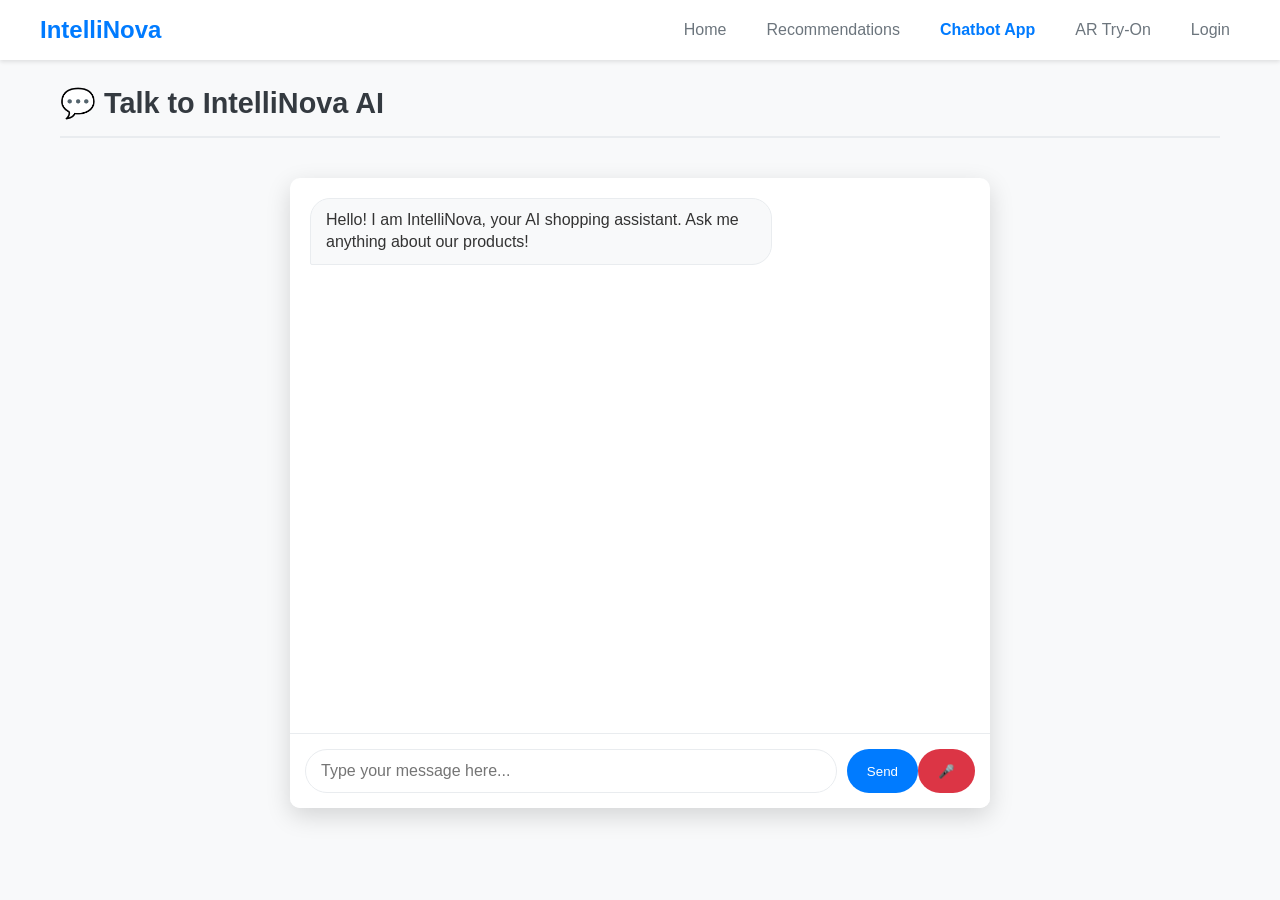
<file: ui_frontend/ui/chat.html>
<!DOCTYPE html>
<html lang="en">
<head>
    <meta charset="UTF-8">
    <meta name="viewport" content="width=device-width, initial-scale=1.0">
    <title>Chatbot - IntelliNova</title>
    <link rel="stylesheet" href="style.css">
</head>
<body>
    <header>
        <nav id="main-nav">
            <!-- Navigation populated by script.js -->
        </nav>
    </header>

    <div class="container">
        <h2 class="section-title">💬 Talk to IntelliNova AI</h2>
        
        <div class="chat-container">
            <div class="chat-window" id="chat-window">
                <div class="message bot-message">
                    <div class="message-bubble">Hello! I am IntelliNova, your AI shopping assistant. Ask me anything about our products!</div>
                </div>
            </div>

            <div class="chat-input-area">
                <input type="text" id="chat-input" placeholder="Type your message here..." onkeypress="if(event.keyCode === 13) sendMessage()">
                <button class="btn btn-primary" onclick="sendMessage()">Send</button>
                <button class="btn btn-primary" id="voice-btn" onclick="startVoice()" style="background-color: #dc3545;">🎤</button>
            </div>
        </div>
    </div>

    <script src="script.js"></script>
    <script>
        const API_URL = "http://localhost:5000/chat";

        // 1. Check if we arrived from "Ask AI" button
        document.addEventListener('DOMContentLoaded', () => {
            const urlParams = new URLSearchParams(window.location.search);
            const query = urlParams.get('query');
            if (query) {
                // Auto-fill and send
                document.getElementById('chat-input').value = query;
                sendMessage(query);
            }
        });

        async function sendMessage(manualText = null) {
            const input = document.getElementById('chat-input');
            const message = manualText || input.value.trim();
            if (!message) return;

            const chatWindow = document.getElementById('chat-window');

            // Display User Message
            chatWindow.innerHTML += `
                <div class="message user-message">
                    <div class="message-bubble">${message}</div>
                </div>
            `;
            input.value = '';
            chatWindow.scrollTop = chatWindow.scrollHeight;

            // Loading Bubble
            const loadingId = "loading-" + Date.now();
            chatWindow.innerHTML += `
                <div class="message bot-message" id="${loadingId}">
                    <div class="message-bubble">Typing...</div>
                </div>
            `;
            chatWindow.scrollTop = chatWindow.scrollHeight;

            try {
                const response = await fetch(API_URL, {
                    method: 'POST',
                    headers: { 'Content-Type': 'application/json' },
                    body: JSON.stringify({ message: message })
                });

                if (!response.ok) throw new Error("Backend Error");

                const data = await response.json();

                // Remove loading and show AI reply
                document.getElementById(loadingId).remove();
                chatWindow.innerHTML += `
                    <div class="message bot-message">
                        <div class="message-bubble">${data.reply}</div>
                    </div>
                `;

            } catch (error) {
                document.getElementById(loadingId).remove();
                chatWindow.innerHTML += `
                    <div class="message bot-message">
                        <div class="message-bubble" style="color: red;">Error: Could not connect to app.py. Is the backend running?</div>
                    </div>
                `;
            }
            chatWindow.scrollTop = chatWindow.scrollHeight;
        }
        
        function startVoice() {
            if (!('webkitSpeechRecognition' in window)) {
                alert("Voice feature is only supported in Google Chrome.");
                return;
            }
            
            const recognition = new webkitSpeechRecognition();
            recognition.lang = "en-US";
            const btn = document.getElementById('voice-btn');
            
            btn.innerHTML = "👂 Listening..."; 
            recognition.start();

            recognition.onresult = function(event) {
                const transcript = event.results[0][0].transcript;
                sendMessage(transcript);
                btn.innerHTML = "🎤";
            };
            
            recognition.onerror = function(event) {
                console.error("Voice error", event);
                alert("Microphone error. Please check your browser permissions.");
                btn.innerHTML = "🎤";
            };

            recognition.onend = function() {
                btn.innerHTML = "🎤";
            };
        }
    </script>
</body>
</html>
</file>
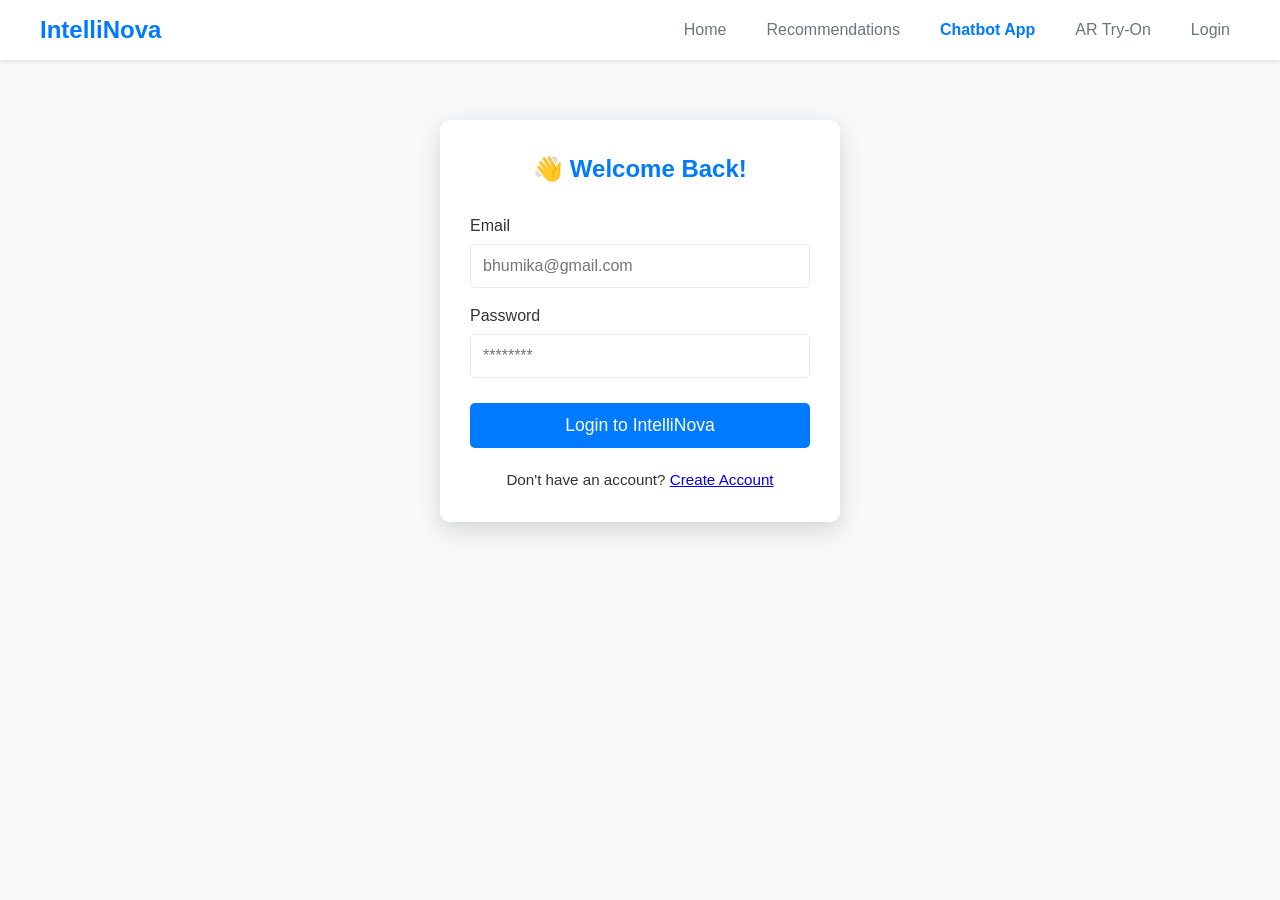
<file: ui_frontend/ui/login.html>
<!DOCTYPE html>
<html lang="en">
<head>
    <meta charset="UTF-8">
    <meta name="viewport" content="width=device-width, initial-scale=1.0">
    <title>Login - IntelliNova</title>
    <link rel="stylesheet" href="style.css">
</head>
<body>
    <header>
        <nav id="main-nav">
            </nav>
    </header>

    <div class="container">
        <div class="auth-form-container">
            <h2>👋 Welcome Back!</h2>
            <form id="login-form">
                <div class="form-group">
                    <label for="login-email">Email</label>
                    <input type="email" id="login-email" placeholder="bhumika@gmail.com" required>
                </div>
                <div class="form-group">
                    <label for="login-password">Password</label>
                    <input type="password" id="login-password" placeholder="********" required>
                </div>
                <button type="submit" class="btn btn-primary">Login to IntelliNova</button>
            </form>
            <div class="switch-link">
                Don't have an account? <a href="signup.html">Create Account</a>
            </div>
        </div>
    </div>

    <script src="script.js"></script>
    <script>
        document.getElementById('login-form').addEventListener('submit', function(e) {
            e.preventDefault();
            
            // Mocking a successful login
            const email = document.getElementById('login-email').value;
            loginUser(email); // Function from script.js
        });
    </script>
    
</body>
</html>
</file>
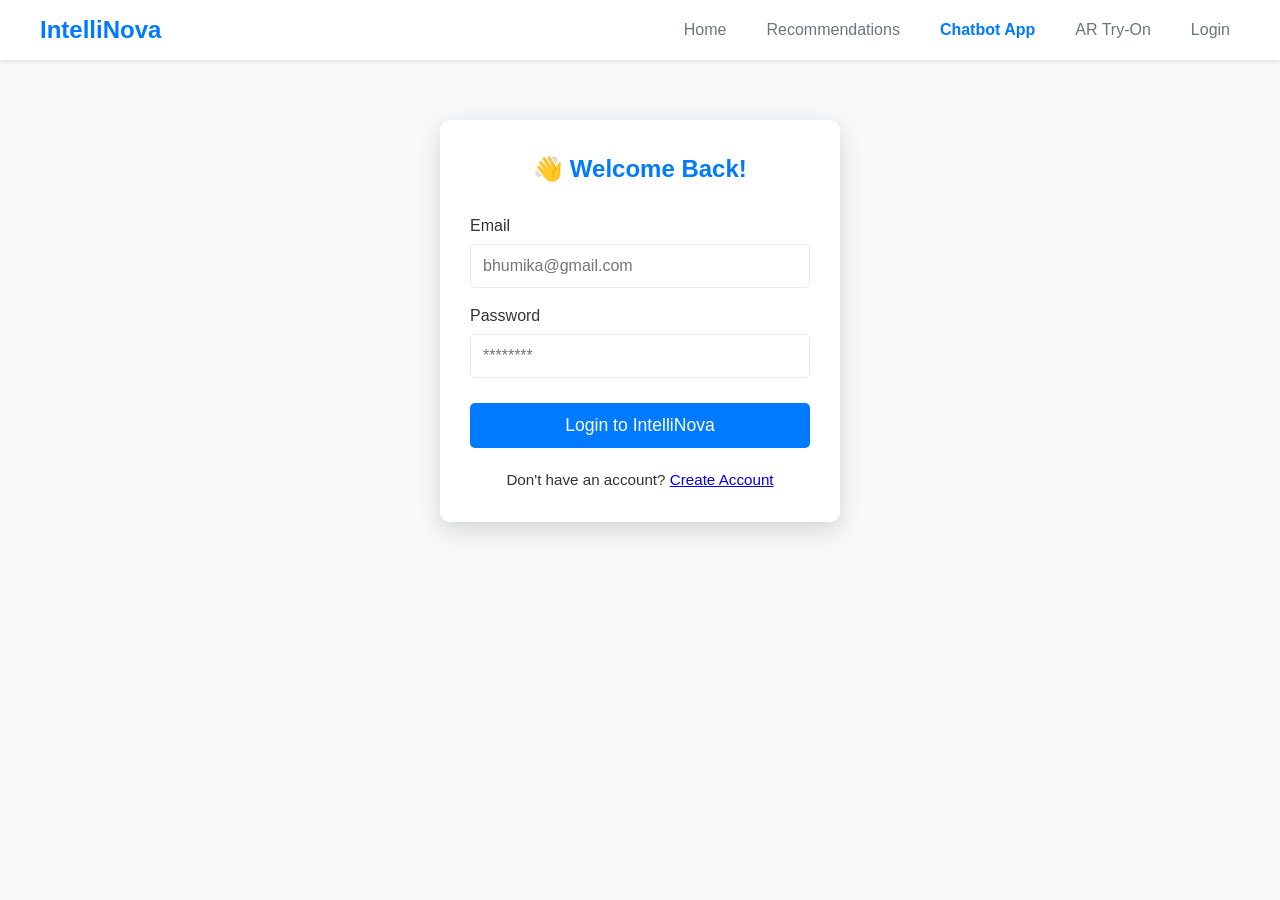
<file: ui_frontend/ui/profile.html>
<!DOCTYPE html>
<html lang="en">
<head>
    <meta charset="UTF-8">
    <meta name="viewport" content="width=device-width, initial-scale=1.0">
    <title>Profile & Loyalty - IntelliNova</title>
    <link rel="stylesheet" href="style.css">
    <style>
        .profile-container {
            display: flex;
            flex-wrap: wrap; /* Allows wrapping on small screens */
            gap: 30px;
            margin-top: 30px;
        }
        .profile-info {
            flex: 1;
            min-width: 300px;
            background-color: var(--card-background);
            padding: 30px;
            border-radius: 10px;
            box-shadow: var(--shadow-light);
            text-align: center;
        }
        .loyalty-details {
            flex: 2;
            min-width: 400px;
            background-color: var(--card-background);
            padding: 30px;
            border-radius: 10px;
            box-shadow: var(--shadow-light);
            display: grid;
            grid-template-columns: repeat(auto-fit, minmax(180px, 1fr));
            gap: 20px;
        }
        .profile-pic {
            width: 120px;
            height: 120px;
            border-radius: 50%;
            object-fit: cover;
            margin-bottom: 15px;
            border: 4px solid var(--primary-color);
        }
        .loyalty-card {
            background-color: var(--background-color);
            border: 1px solid var(--border-color);
            padding: 20px;
            border-radius: 8px;
            text-align: center;
        }
        .loyalty-card h3 {
            color: var(--primary-color);
            font-size: 2.5rem;
            margin-bottom: 5px;
        }
        .badge-list {
            grid-column: 1 / -1; /* Span full width */
            text-align: center;
            padding-top: 10px;
        }
        .badge-list p {
            font-size: 1.2rem;
            font-weight: 600;
            margin-bottom: 15px;
        }
        .badge {
            font-size: 3rem;
            opacity: 0.3; /* Locked badge */
            margin: 0 10px;
            cursor: default;
            transition: opacity 0.3s;
        }
        .badge.unlocked {
            opacity: 1;
            color: var(--star-color);
        }
    </style>
</head>
<body>
    <header>
        <nav id="main-nav">
        </nav>
    </header>

    <div class="container">
        <h2 class="section-title">👤 Profile & Loyalty Status</h2>
        
        <div class="profile-container">
            <div class="profile-info">
                <div class="header-profile-icon profile-pic" id="profile-user-initial" 
                    style="margin: 0 auto 15px auto;">
                   ?
                </div> 
    
                <h2 id="profile-user-name">Loading User...</h2>
                <p id="profile-user-email" style="color: var(--secondary-color);">Loading role...</p>
    
                <button class="btn btn-primary" style="margin-top: 20px; background-color: #dc3545;" onclick="logoutUser()">
                Logout
                </button>
            </div>

            <div class="loyalty-details">
                <div class="loyalty-card">
                    <p style="font-size: 1.1rem; color: var(--secondary-color);">Total Points Earned</p>
                    <h3 id="loyalty-points">40</h3>
                    <p style="font-size: 0.9rem;">(Earn +10 points per purchase)</p>
                </div>
                <div class="loyalty-card">
                    <p style="font-size: 1.1rem; color: var(--secondary-color);">Purchases Completed</p>
                    <h3 id="purchase-count">4</h3>
                    <p style="font-size: 0.9rem;">(Next badge at 5 purchases)</p>
                </div>
                <div class="badge-list">
                    <p>🏆 Badges Unlocked 🏆</p>
                    <div>
                        <span class="badge unlocked" title="First Buy: Purchase 1 item">⭐</span>
                        <span class="badge" title="Trophy Shopper: Purchase 5 items (LOCKED)">🏆</span>
                        <span class="badge" title="IntelliNova VIP: Purchase 10 items (LOCKED)">👑</span>
                    </div>
                    <p style="margin-top: 15px; color: #dc3545; font-size: 1rem;">**Need 1 more purchase for the Trophy Shopper Badge!**</p>
                </div>
            </div>
        </div>
    </div>

    <script src="script.js"></script>
    <script>
        // Function to run when the profile page loads
        function loadUserProfile() {
            const user = getCurrentUser(); // Function is in script.js

            if (user) {
                // Update the elements with the user data
                document.getElementById('profile-user-initial').textContent = user.initial;
                document.getElementById('profile-user-name').textContent = user.name;
                document.getElementById('profile-user-email').innerHTML = 
                    `${user.email} |
                    Member since 2024`;
            } else {
                // If not logged in, redirect to login page
                window.location.href = 'login.html';
            }
        }

        document.addEventListener('DOMContentLoaded', loadUserProfile);
    </script>
    
</body>
</html>
</file>
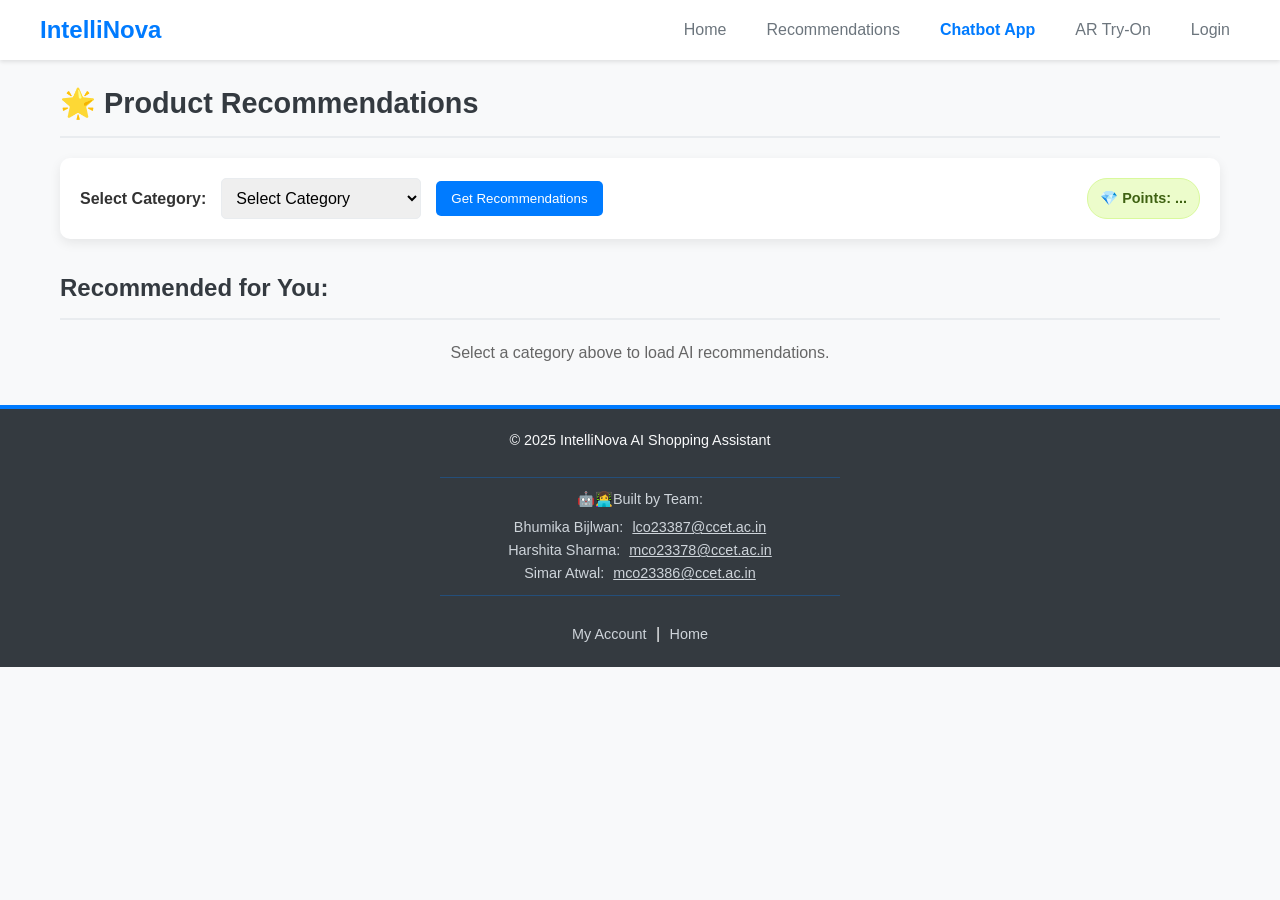
<file: ui_frontend/ui/recommend.html>
<!DOCTYPE html>
<html lang="en">
<head>
    <meta charset="UTF-8">
    <meta name="viewport" content="width=device-width, initial-scale=1.0">
    <title>Recommendations - IntelliNova</title>
    <link rel="stylesheet" href="style.css">
</head>
<body>
    <header>
        <nav id="main-nav">
            <!-- Navigation populated by script.js -->
        </nav>
    </header>

    <div class="container">
        <h2 class="section-title">🌟 Product Recommendations</h2>
        
        <div class="recommend-controls">
            <label for="category-select">Select Category:</label>
            <select id="category-select">
                <option value="">Select Category</option>
                <option value="Mobile">Mobile</option>
                <option value="Shoes">Shoes</option>
                <option value="Electronics">Electronics</option>
                <option value="Clothing">Clothing</option>
                <option value="Accessories">Accessories</option>
            </select>
            
            <!-- BUTTON: Calls backend function from script.js -->
            <button class="btn btn-primary" onclick="fetchRecommendations(document.getElementById('category-select').value)">
                Get Recommendations
            </button>

            <!-- NEW: Loyalty Points Display -->
            <div class="points-badge">
                💎 Points: <span id="loyalty-points">...</span>
            </div>
        </div>

        <h3 class="section-title" style="font-size: 1.5rem;">Recommended for You:</h3>
        
        <!-- ID CHANGED: script.js looks for 'product-grid' -->
        <div class="product-grid" id="product-grid">
            <p style="text-align:center; color:#666; grid-column: 1/-1;">
                Select a category above to load AI recommendations.
            </p>
        </div>
    </div>

    <!-- Main Logic Script -->
    <script src="script.js"></script>

    <footer>
        <div class="container">
            <p>&copy; 2025 IntelliNova AI Shopping Assistant</p>
        
            <div class="team-list">
                <p>🤖👩‍💻Built by Team:</p>
                <ul>
                    <li>Bhumika Bijlwan: <a href="mailto:lco23387@ccet.ac.in">lco23387@ccet.ac.in</a></li>
                    <li>Harshita Sharma: <a href="mailto:mco23378@ccet.ac.in">mco23378@ccet.ac.in</a></li>
                    <li>Simar Atwal: <a href="mailto:mco23384@ccet.ac.in">mco23386@ccet.ac.in</a></li>
                </ul>
            </div>
        
            <div class="footer-links" style="margin-top: 15px;">
                <a href="profile.html">My Account</a> |
                <a href="index.html">Home</a>
            </div>
        </div>
    </footer>
</body>
</html>
</file>
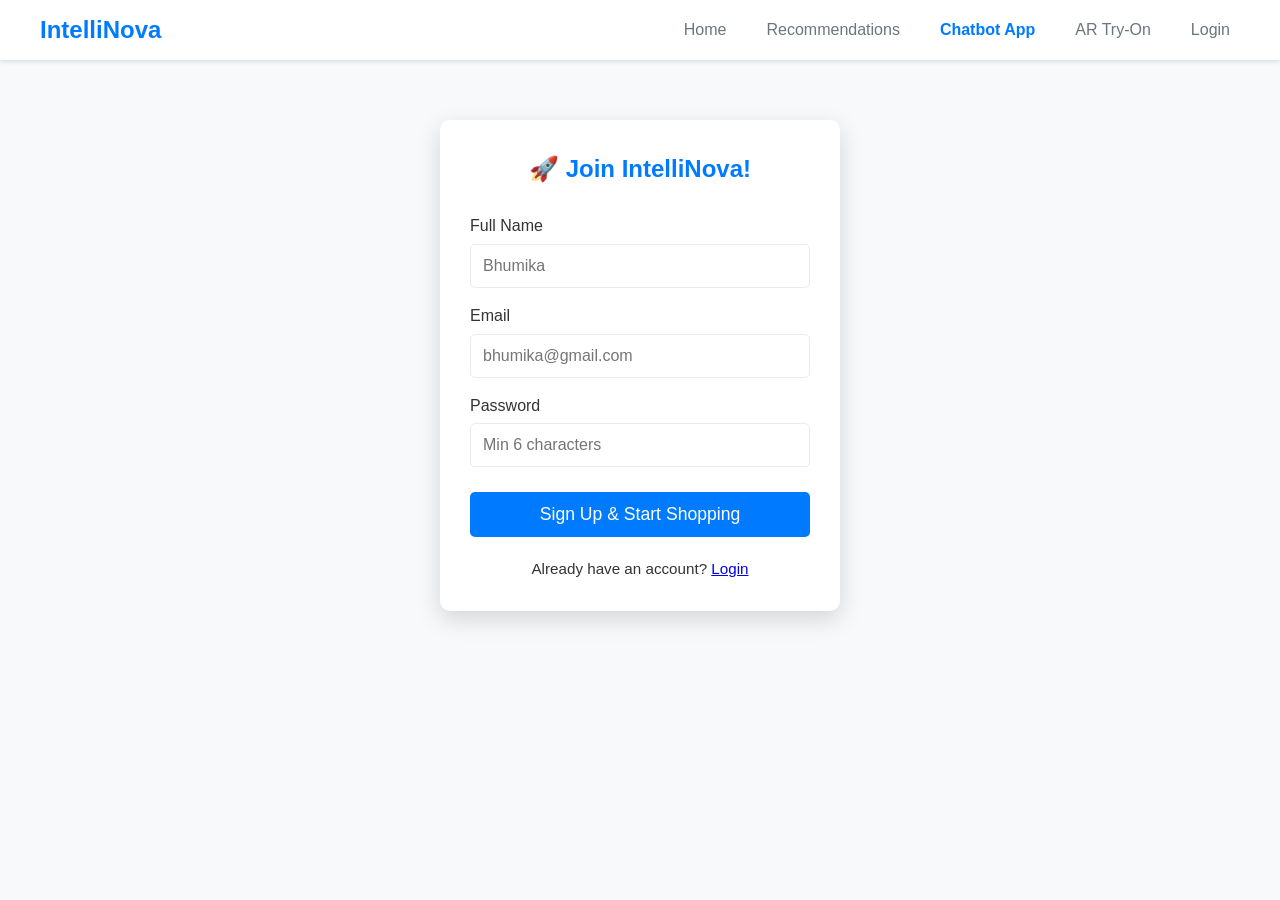
<file: ui_frontend/ui/signup.html>
<!DOCTYPE html>
<html lang="en">
<head>
    <meta charset="UTF-8">
    <meta name="viewport" content="width=device-width, initial-scale=1.0">
    <title>Sign Up - IntelliNova</title>
    <link rel="stylesheet" href="style.css">
</head>
<body>
    <header>
        <nav id="main-nav">
            </nav>
    </header>

    <div class="container">
        <div class="auth-form-container">
            <h2>🚀 Join IntelliNova!</h2>
            <form id="signup-form">
                <div class="form-group">
                    <label for="signup-name">Full Name</label>
                    <input type="text" id="signup-name" placeholder="Bhumika" required>
                </div>
                <div class="form-group">
                    <label for="signup-email">Email</label>
                    <input type="email" id="signup-email" placeholder="bhumika@gmail.com" required>
                </div>
                <div class="form-group">
                    <label for="signup-password">Password</label>
                    <input type="password" id="signup-password" placeholder="Min 6 characters" required>
                </div>
                <button type="submit" class="btn btn-primary">Sign Up & Start Shopping</button>
            </form>
            <div class="switch-link">
                Already have an account? <a href="login.html">Login</a>
            </div>
        </div>
    </div>

    <script src="script.js"></script>
    <script>
        document.getElementById('signup-form').addEventListener('submit', function(e) {
            e.preventDefault();
            
            // Mocking a successful signup and immediate login
            const name = document.getElementById('signup-name').value;
            const email = document.getElementById('signup-email').value;
            
            alert(`Welcome, ${name}! Your account has been created.`);
            loginUser(email, name); // Function from script.js
        });
    </script>
    
</body>
</html>
</file>
<file: ui_frontend/ui/style.css>
:root {
    --primary-color: #007bff; /* IntelliNova Blue */
    --secondary-color: #6c757d; /* Grey for secondary text */
    --background-color: #f8f9fa; /* Light background */
    --card-background: #ffffff;
    --border-color: #e9ecef;
    --star-color: #ffc107; /* Gold for ratings */
    --shadow-light: 0 4px 12px rgba(0, 0, 0, 0.08);
    --shadow-heavy: 0 8px 25px rgba(0, 0, 0, 0.15);
}

* {
    box-sizing: border-box;
    margin: 0;
    padding: 0;
    font-family: 'Segoe UI', Tahoma, Geneva, Verdana, sans-serif;
}

body {
    background-color: var(--background-color);
    line-height: 1.6;
    color: #333;
    padding-top: 60px; /* Space for fixed header */
}

/* --- Header & Navigation --- */
header {
    background-color: var(--card-background);
    box-shadow: 0 2px 4px rgba(0, 0, 0, 0.1);
    position: fixed;
    top: 0;
    left: 0;
    width: 100%;
    z-index: 1000;
    padding: 0 20px;
}

nav {
    display: flex;
    justify-content: space-between;
    align-items: center;
    max-width: 1200px;
    margin: 0 auto;
    height: 60px;
}

.logo {
    font-size: 1.5rem;
    font-weight: bold;
    color: var(--primary-color);
    text-decoration: none;
}

.nav-links a {
    color: var(--secondary-color);
    text-decoration: none;
    margin-left: 20px;
    padding: 8px 10px;
    border-radius: 4px;
    transition: background-color 0.3s, color 0.3s;
}

.nav-links a:hover, .nav-links a.active {
    background-color: var(--primary-color);
    color: var(--card-background);
}

/* --- Utility Classes & Main Layout --- */
.container {
    max-width: 1200px;
    margin: 20px auto;
    padding: 0 20px;
}

.section-title {
    color: #343a40;
    margin-bottom: 20px;
    border-bottom: 2px solid var(--border-color);
    padding-bottom: 10px;
    font-size: 1.8rem;
}

.btn {
    padding: 10px 15px;
    border: none;
    border-radius: 5px;
    cursor: pointer;
    font-weight: 500;
    transition: background-color 0.3s;
    text-decoration: none;
    display: inline-block;
}

.btn-primary {
    background-color: var(--primary-color);
    color: white;
}

.btn-primary:hover {
    background-color: #0056b3;
}

/* --- Product Card Styling (Used in index.html & recommend.html) --- */
.product-grid {
    display: grid;
    grid-template-columns: repeat(auto-fit, minmax(280px, 1fr));
    gap: 25px;
}

.product-card {
    background-color: var(--card-background);
    border-radius: 10px;
    overflow: hidden;
    box-shadow: var(--shadow-light);
    transition: transform 0.3s, box-shadow 0.3s;
}

.product-card:hover {
    transform: translateY(-5px);
    box-shadow: var(--shadow-heavy);
}

.product-card img {
    width: 100%;
    height: 200px;
    object-fit: cover;
    border-bottom: 1px solid var(--border-color);
}

.product-info {
    padding: 15px;
}

.product-name {
    font-size: 1.2rem;
    font-weight: 600;
    margin-bottom: 5px;
    height: 40px; /* Standardize height */
    overflow: hidden;
}

.product-price {
    font-size: 1.4rem;
    color: var(--primary-color);
    font-weight: bold;
    margin: 10px 0;
}

.product-rating {
    color: var(--star-color);
    margin-bottom: 15px;
}

/* --- Home Page Banner --- */
.hero-banner {
    background: linear-gradient(90deg, var(--primary-color) 0%, #00aaff 100%);
    color: white;
    padding: 40px 20px;
    border-radius: 10px;
    text-align: center;
    margin-bottom: 30px;
    box-shadow: var(--shadow-heavy);
}

.hero-banner h1 {
    font-size: 2.5rem;
    margin-bottom: 10px;
}

.hero-banner p {
    font-size: 1.2rem;
    opacity: 0.9;
}


/* --- Chatbot Page (chat.html) --- */
.chat-container {
    max-width: 700px;
    margin: 40px auto;
    height: 70vh;
    display: flex;
    flex-direction: column;
    background-color: var(--card-background);
    border-radius: 10px;
    box-shadow: var(--shadow-heavy);
    overflow: hidden;
}

.chat-window {
    flex-grow: 1;
    padding: 20px;
    overflow-y: auto;
    border-bottom: 1px solid var(--border-color);
}

.message {
    display: flex;
    margin-bottom: 15px;
}

.bot-message {
    justify-content: flex-start;
}

.user-message {
    justify-content: flex-end;
}

.message-bubble {
    padding: 10px 15px;
    border-radius: 20px;
    max-width: 70%;
    line-height: 1.4;
}

.bot-message .message-bubble {
    background-color: var(--background-color);
    border: 1px solid var(--border-color);
    border-bottom-left-radius: 2px;
}

.user-message .message-bubble {
    background-color: var(--primary-color);
    color: white;
    border-bottom-right-radius: 2px;
}

.chat-input-area {
    display: flex;
    padding: 15px;
    background-color: var(--card-background);
}

.chat-input-area input {
    flex-grow: 1;
    padding: 12px 15px;
    border: 1px solid var(--border-color);
    border-radius: 25px;
    margin-right: 10px;
    font-size: 1rem;
}

.chat-input-area .btn-primary {
    padding: 12px 20px;
    border-radius: 25px;
}

/* --- Recommendation Page (recommend.html) --- */
.recommend-controls {
    display: flex;
    gap: 15px;
    align-items: center;
    margin-bottom: 30px;
    background-color: var(--card-background);
    padding: 20px;
    border-radius: 10px;
    box-shadow: var(--shadow-light);
}

.recommend-controls label {
    font-weight: 600;
}

.recommend-controls select {
    padding: 10px;
    border-radius: 5px;
    border: 1px solid var(--border-color);
    font-size: 1rem;
    min-width: 200px;
}

/* --- AR Mock Page (ar.html) --- */
.ar-mock-container {
    max-width: 600px;
    margin: 40px auto;
    background-color: black; /* Black background to simulate camera */
    border-radius: 10px;
    box-shadow: var(--shadow-heavy);
    position: relative;
    overflow: hidden;
    aspect-ratio: 9/16; /* Portrait phone-like aspect ratio */
    display: flex;
    flex-direction: column;
    justify-content: flex-end;
    align-items: center;
}

.camera-frame-ui {
    position: absolute;
    top: 0;
    left: 0;
    width: 100%;
    height: 100%;
    border: 10px solid rgba(255, 255, 255, 0.2);
    display: flex;
    align-items: center;
    justify-content: center;
    pointer-events: none; /* Allows clicks to pass through */
}

.static-overlay {
    position: absolute;
    top: 25%;
    width: 60%;
    height: auto;
    opacity: 0.9;
    z-index: 10;
    /* Static image to represent the AR item */
}

.ar-status-text {
    position: absolute;
    top: 10%;
    color: white;
    background: rgba(0, 0, 0, 0.6);
    padding: 10px 15px;
    border-radius: 5px;
    font-size: 1.1rem;
    z-index: 20;
}

.ar-controls {
    padding: 20px;
    background-color: rgba(0, 0, 0, 0.5);
    width: 100%;
    text-align: center;
    z-index: 30;
}

.ar-controls .btn-primary {
    background-color: #28a745; /* Green Try On button */
    padding: 15px 30px;
    font-size: 1.1rem;
    border-radius: 30px;
}

/* --- Login/Signup Form Styling (New) --- */
.auth-form-container {
    max-width: 400px;
    margin: 60px auto;
    padding: 30px;
    background-color: var(--card-background);
    border-radius: 10px;
    box-shadow: var(--shadow-heavy);
    text-align: center;
}

.auth-form-container h2 {
    color: var(--primary-color);
    margin-bottom: 25px;
}

.form-group {
    margin-bottom: 15px;
    text-align: left;
}

.form-group label {
    display: block;
    margin-bottom: 5px;
    font-weight: 500;
}

.form-group input {
    width: 100%;
    padding: 12px;
    border: 1px solid var(--border-color);
    border-radius: 5px;
    font-size: 1rem;
}

.auth-form-container .btn-primary {
    width: 100%;
    padding: 12px;
    margin-top: 10px;
    font-size: 1.1rem;
}

.switch-link {
    margin-top: 20px;
    font-size: 0.95rem;
}

/* --- Header Profile Icon Styling (New) --- */
.header-left {
    display: flex;
    align-items: center;
}

.header-profile-icon {
    width: 40px;
    height: 40px;
    border-radius: 50%;
    object-fit: cover;
    margin-right: 15px;
    border: 2px solid var(--primary-color);
    cursor: pointer;
    background-color: #eee;
    font-weight: bold;
    font-size: 1.2rem;
    color: var(--primary-color);
    display: flex;
    align-items: center;
    justify-content: center;
}

.header-profile-icon:hover {
    box-shadow: 0 0 8px var(--primary-color);
}
/* Ensure the logo is still visible alongside the icon */
nav .logo {
    margin-left: 0;
}

/* --- Loyalty Widget Styling (index.html) --- */
.loyalty-widget {
    background: linear-gradient(135deg, #f7a52e 0%, #ffc107 100%); /* Gold/Orange Gradient */
    color: #333;
    padding: 20px;
    border-radius: 10px;
    box-shadow: 0 6px 15px rgba(255, 193, 7, 0.5);
    margin-bottom: 30px;
    display: flex;
    justify-content: space-between;
    align-items: center;
    flex-wrap: wrap;
}

.loyalty-status h3 {
    font-size: 1.5rem;
    margin-bottom: 5px;
    font-weight: 700;
}

.loyalty-status p {
    font-size: 1rem;
    opacity: 0.9;
}

.loyalty-metric {
    text-align: center;
    margin: 10px 0;
}

.loyalty-metric h4 {
    font-size: 2.2rem;
    font-weight: bold;
    color: white;
    text-shadow: 1px 1px 3px rgba(0, 0, 0, 0.2);
}

.loyalty-metric span {
    display: block;
    font-size: 0.8rem;
    color: #333;
    font-weight: 600;
}

/* --- Footer Styling --- */
footer {
    background-color: #343a40; /* Dark grey background */
    color: #f8f9fa; /* Light text */
    padding: 20px 0;
    text-align: center;
    margin-top: 40px; /* Space above the footer content */
    border-top: 4px solid var(--primary-color); /* IntelliNova Blue accent line */
    width: 100%; /* Ensure it spans the full width */
}

footer .container {
    display: flex;
    flex-direction: column;
    align-items: center;
    max-width: 1200px;
    margin: 0 auto;
}

footer p {
    margin-bottom: 10px;
    font-size: 0.9rem;
}

.footer-links a {
    color: #ced4da;
    text-decoration: none;
    font-size: 0.9rem;
    margin: 0 5px;
    transition: color 0.3s;
}

.footer-links a:hover {
    color: var(--primary-color);
}

/* --- Team List Styling (Simple Vertical Stack) --- */
.team-list {
    margin: 15px 0 10px 0;
    padding: 10px;
    /* Use the primary color for a subtle separator */
    border-top: 1px solid rgba(0, 123, 255, 0.3); 
    border-bottom: 1px solid rgba(0, 123, 255, 0.3);
    width: 90%;
    max-width: 400px; /* Controls the width of the list */
}

.team-list p {
    font-weight: 500;
    margin-bottom: 5px;
    font-size: 0.9rem;
    color: #ced4da;
    text-align: center;
}

.team-list ul {
    list-style: none; /* Remove bullet points */
    padding: 0;
    text-align: center; /* Center the list items */
}

.team-list li {
    font-size: 0.9rem;
    line-height: 1.6;
    color: #ced4da;
}

.team-list li a {
    color: #ced4da; /* Ensure emails are visible */
    text-decoration: underline; /* Make it clear it's a clickable email */
    margin-left: 5px; 
}

.team-list li a:hover {
    color: var(--primary-color);
}

/* --- NEW ADDITION FOR INTEGRATION --- */
/* Added to support the Loyalty Points Badge on recommend.html */
.points-badge {
    background-color: #ecfccb;
    color: #3f6212;
    padding: 8px 12px;
    border-radius: 20px;
    font-weight: bold;
    font-size: 0.9rem;
    border: 1px solid #d9f99d;
    margin-left: auto;
    display: inline-block;
}
</file>
